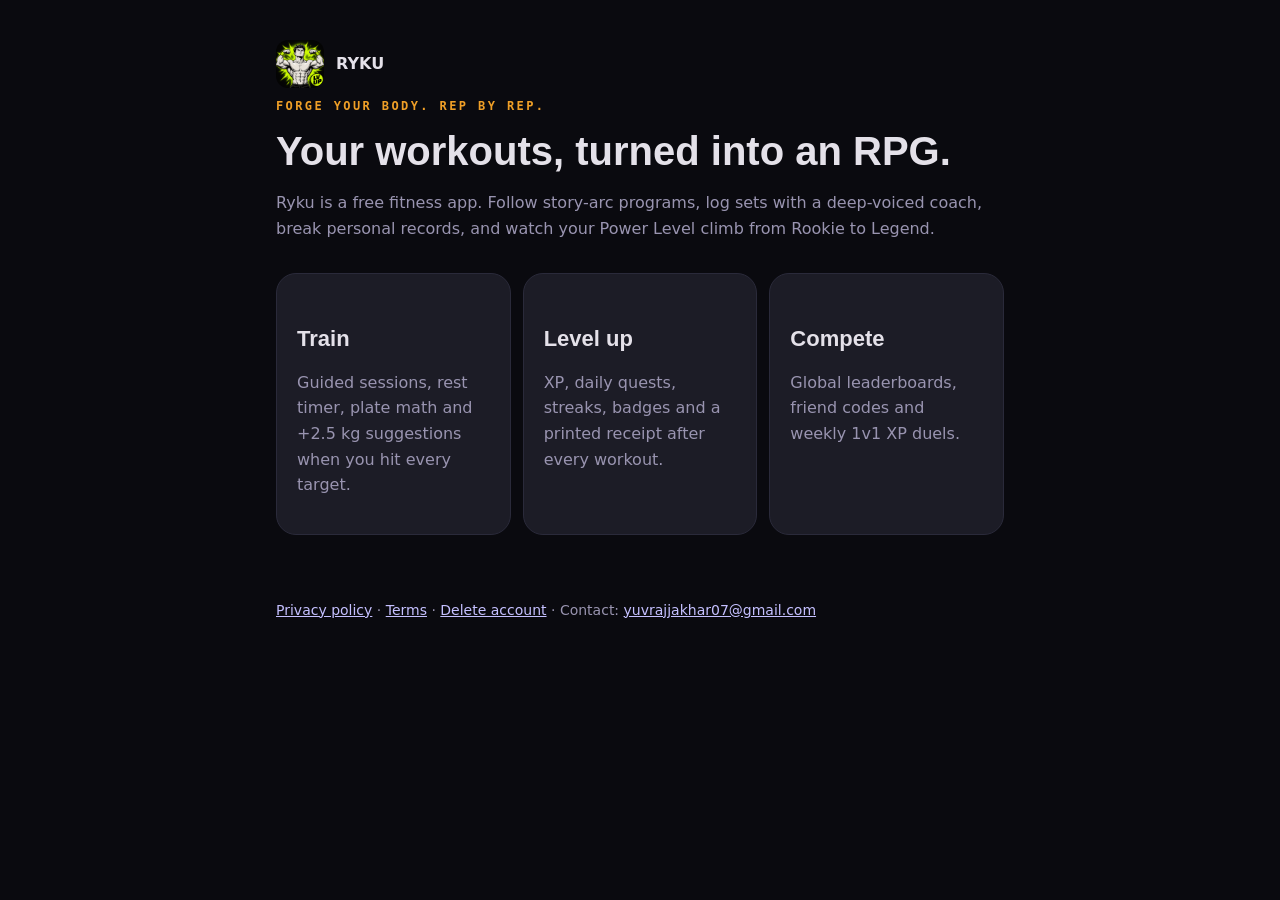
<file: index.html>
<!doctype html><html lang="en"><head><meta charset="utf-8"><meta name="viewport" content="width=device-width,initial-scale=1">
<title>Ryku</title><meta name="description" content="Ryku is a fitness RPG: every rep earns XP, workouts print a receipt and your Power Level climbs from Rookie to Legend.">
<link rel="icon" href="icon.png"><link rel="stylesheet" href="style.css"></head><body><main>
<header><img src="icon.png" alt="Ryku icon"><strong>RYKU</strong></header>
<p class="tag">FORGE YOUR BODY. REP BY REP.</p>
<h1>Your workouts, turned into an RPG.</h1>
<p class="muted">Ryku is a free fitness app. Follow story-arc programs, log sets with a deep-voiced coach, break personal records, and watch your Power Level climb from Rookie to Legend.</p>
<div class="grid">
<div class="card"><h2>Train</h2><p class="muted">Guided sessions, rest timer, plate math and +2.5&nbsp;kg suggestions when you hit every target.</p></div>
<div class="card"><h2>Level up</h2><p class="muted">XP, daily quests, streaks, badges and a printed receipt after every workout.</p></div>
<div class="card"><h2>Compete</h2><p class="muted">Global leaderboards, friend codes and weekly 1v1 XP duels.</p></div>
</div>
<footer><a href="privacy.html">Privacy policy</a> · <a href="terms.html">Terms</a> · <a href="delete.html">Delete account</a> · Contact: <a href="mailto:yuvrajjakhar07@gmail.com">yuvrajjakhar07@gmail.com</a></footer>
</main></body></html>
</file>
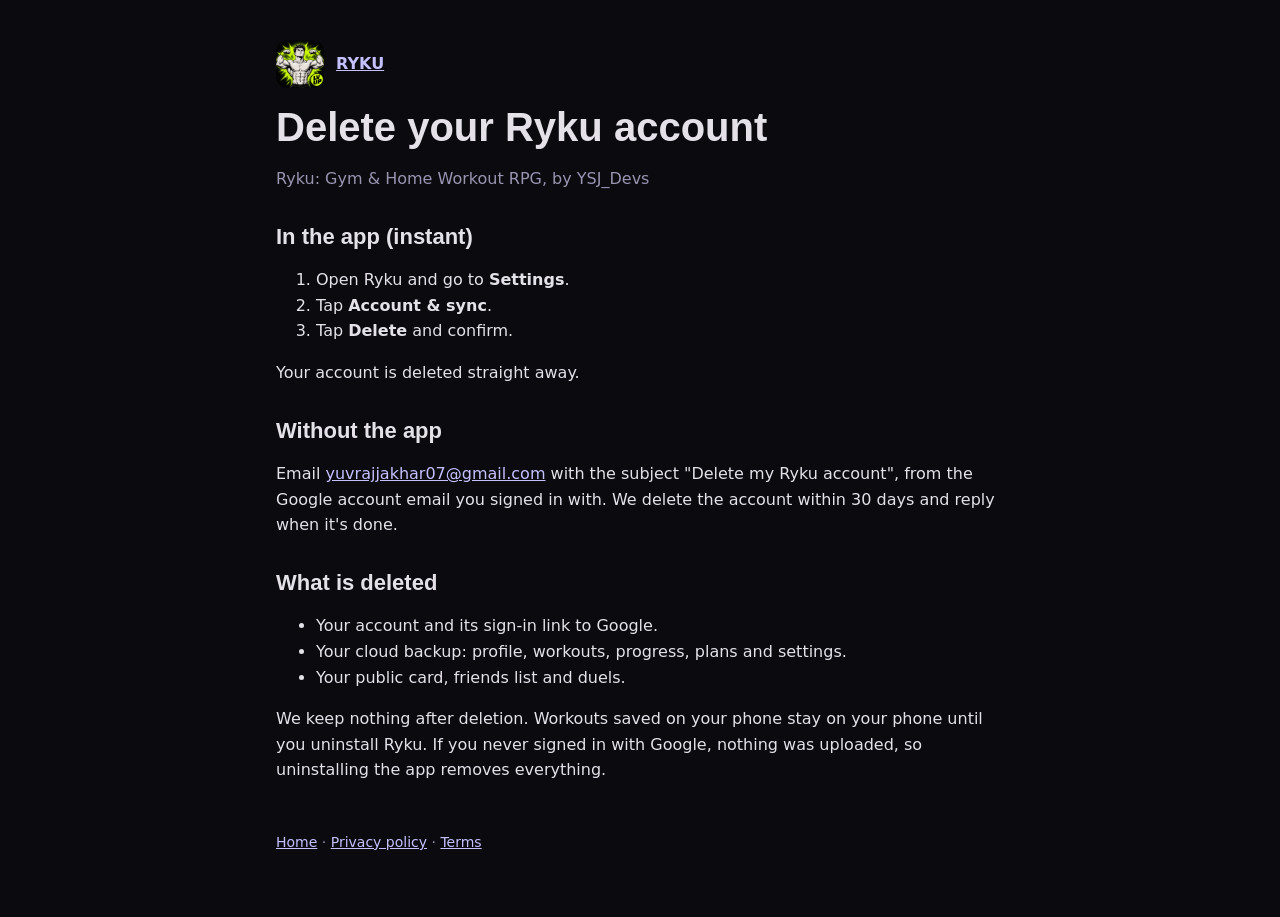
<file: delete.html>
<!doctype html><html lang="en"><head><meta charset="utf-8"><meta name="viewport" content="width=device-width,initial-scale=1">
<title>Delete your Ryku account</title><link rel="icon" href="icon.png"><link rel="stylesheet" href="style.css"></head><body><main>
<header><img src="icon.png" alt="Ryku icon"><a href="./"><strong>RYKU</strong></a></header>
<h1>Delete your Ryku account</h1><p class="muted">Ryku: Gym &amp; Home Workout RPG, by YSJ_Devs</p>
<h2>In the app (instant)</h2>
<ol>
<li>Open Ryku and go to <b>Settings</b>.</li>
<li>Tap <b>Account &amp; sync</b>.</li>
<li>Tap <b>Delete</b> and confirm.</li>
</ol>
<p>Your account is deleted straight away.</p>
<h2>Without the app</h2>
<p>Email <a href="mailto:yuvrajjakhar07@gmail.com?subject=Delete%20my%20Ryku%20account">yuvrajjakhar07@gmail.com</a> with the subject "Delete my Ryku account", from the Google account email you signed in with. We delete the account within 30 days and reply when it's done.</p>
<h2>What is deleted</h2>
<ul>
<li>Your account and its sign-in link to Google.</li>
<li>Your cloud backup: profile, workouts, progress, plans and settings.</li>
<li>Your public card, friends list and duels.</li>
</ul>
<p>We keep nothing after deletion. Workouts saved on your phone stay on your phone until you uninstall Ryku. If you never signed in with Google, nothing was uploaded, so uninstalling the app removes everything.</p>
<footer><a href="./">Home</a> · <a href="privacy.html">Privacy policy</a> · <a href="terms.html">Terms</a></footer>
</main></body></html>
</file>
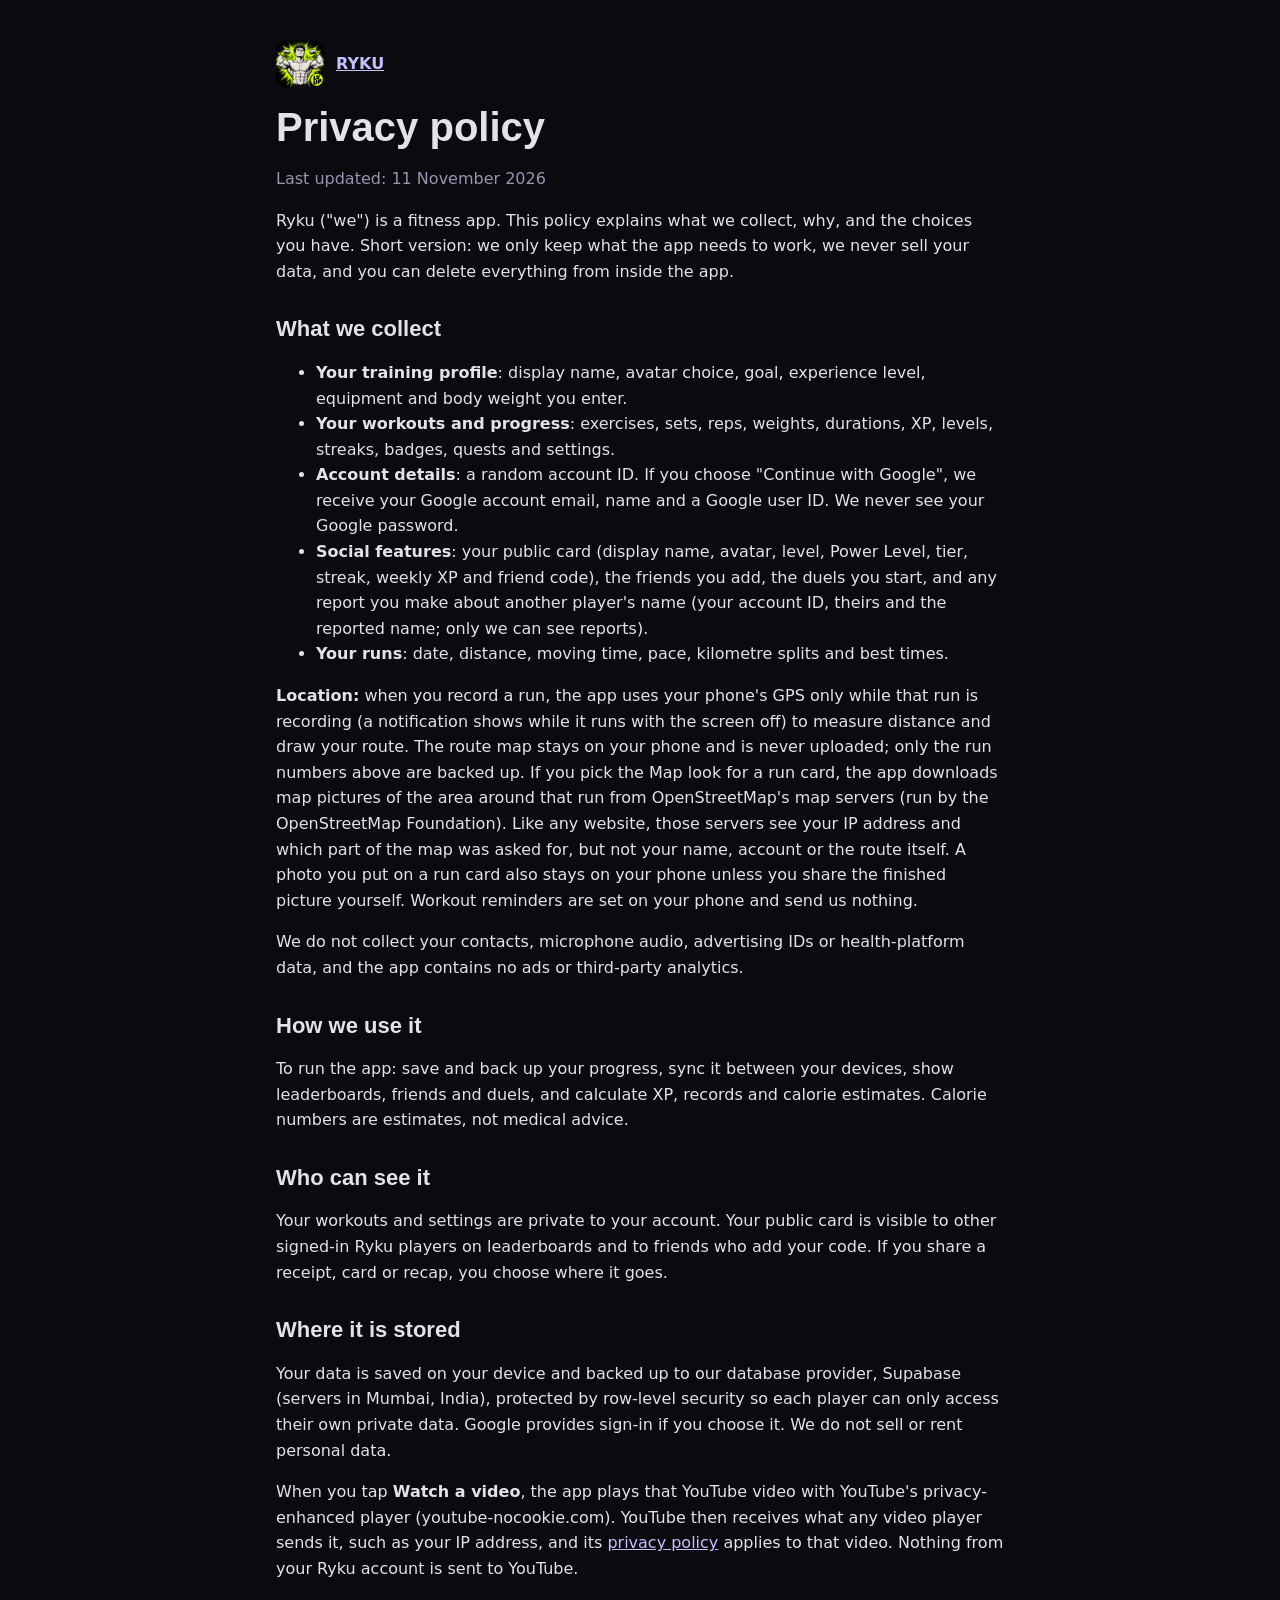
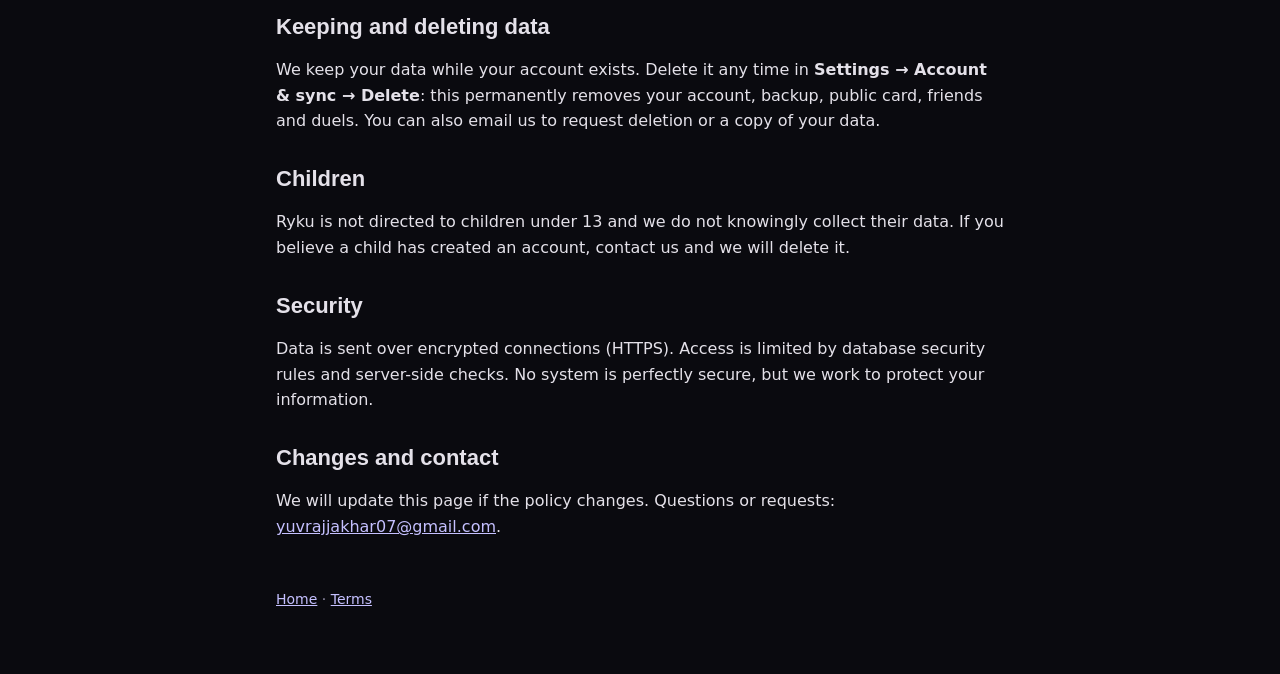
<file: privacy.html>
<!doctype html><html lang="en"><head><meta charset="utf-8"><meta name="viewport" content="width=device-width,initial-scale=1">
<title>Ryku Privacy Policy</title><link rel="icon" href="icon.png"><link rel="stylesheet" href="style.css"></head><body><main>
<header><img src="icon.png" alt="Ryku icon"><a href="./"><strong>RYKU</strong></a></header>
<h1>Privacy policy</h1><p class="muted">Last updated: 11 November 2026</p>
<p>Ryku ("we") is a fitness app. This policy explains what we collect, why, and the choices you have. Short version: we only keep what the app needs to work, we never sell your data, and you can delete everything from inside the app.</p>
<h2>What we collect</h2>
<ul>
<li><b>Your training profile</b>: display name, avatar choice, goal, experience level, equipment and body weight you enter.</li>
<li><b>Your workouts and progress</b>: exercises, sets, reps, weights, durations, XP, levels, streaks, badges, quests and settings.</li>
<li><b>Account details</b>: a random account ID. If you choose "Continue with Google", we receive your Google account email, name and a Google user ID. We never see your Google password.</li>
<li><b>Social features</b>: your public card (display name, avatar, level, Power Level, tier, streak, weekly XP and friend code), the friends you add, the duels you start, and any report you make about another player's name (your account ID, theirs and the reported name; only we can see reports).</li>
<li><b>Your runs</b>: date, distance, moving time, pace, kilometre splits and best times.</li>
</ul>
<p><b>Location:</b> when you record a run, the app uses your phone's GPS only while that run is recording (a notification shows while it runs with the screen off) to measure distance and draw your route. The route map stays on your phone and is never uploaded; only the run numbers above are backed up. If you pick the Map look for a run card, the app downloads map pictures of the area around that run from OpenStreetMap's map servers (run by the OpenStreetMap Foundation). Like any website, those servers see your IP address and which part of the map was asked for, but not your name, account or the route itself. A photo you put on a run card also stays on your phone unless you share the finished picture yourself. Workout reminders are set on your phone and send us nothing.</p>
<p>We do not collect your contacts, microphone audio, advertising IDs or health-platform data, and the app contains no ads or third-party analytics.</p>
<h2>How we use it</h2>
<p>To run the app: save and back up your progress, sync it between your devices, show leaderboards, friends and duels, and calculate XP, records and calorie estimates. Calorie numbers are estimates, not medical advice.</p>
<h2>Who can see it</h2>
<p>Your workouts and settings are private to your account. Your public card is visible to other signed-in Ryku players on leaderboards and to friends who add your code. If you share a receipt, card or recap, you choose where it goes.</p>
<h2>Where it is stored</h2>
<p>Your data is saved on your device and backed up to our database provider, Supabase (servers in Mumbai, India), protected by row-level security so each player can only access their own private data. Google provides sign-in if you choose it. We do not sell or rent personal data.</p>
<p>When you tap <b>Watch a video</b>, the app plays that YouTube video with YouTube's privacy-enhanced player (youtube-nocookie.com). YouTube then receives what any video player sends it, such as your IP address, and its <a href="https://policies.google.com/privacy">privacy policy</a> applies to that video. Nothing from your Ryku account is sent to YouTube.</p>
<h2>Keeping and deleting data</h2>
<p>We keep your data while your account exists. Delete it any time in <b>Settings → Account &amp; sync → Delete</b>: this permanently removes your account, backup, public card, friends and duels. You can also email us to request deletion or a copy of your data.</p>
<h2>Children</h2>
<p>Ryku is not directed to children under 13 and we do not knowingly collect their data. If you believe a child has created an account, contact us and we will delete it.</p>
<h2>Security</h2>
<p>Data is sent over encrypted connections (HTTPS). Access is limited by database security rules and server-side checks. No system is perfectly secure, but we work to protect your information.</p>
<h2>Changes and contact</h2>
<p>We will update this page if the policy changes. Questions or requests: <a href="mailto:yuvrajjakhar07@gmail.com">yuvrajjakhar07@gmail.com</a>.</p>
<footer><a href="./">Home</a> · <a href="terms.html">Terms</a></footer>
</main></body></html>
</file>
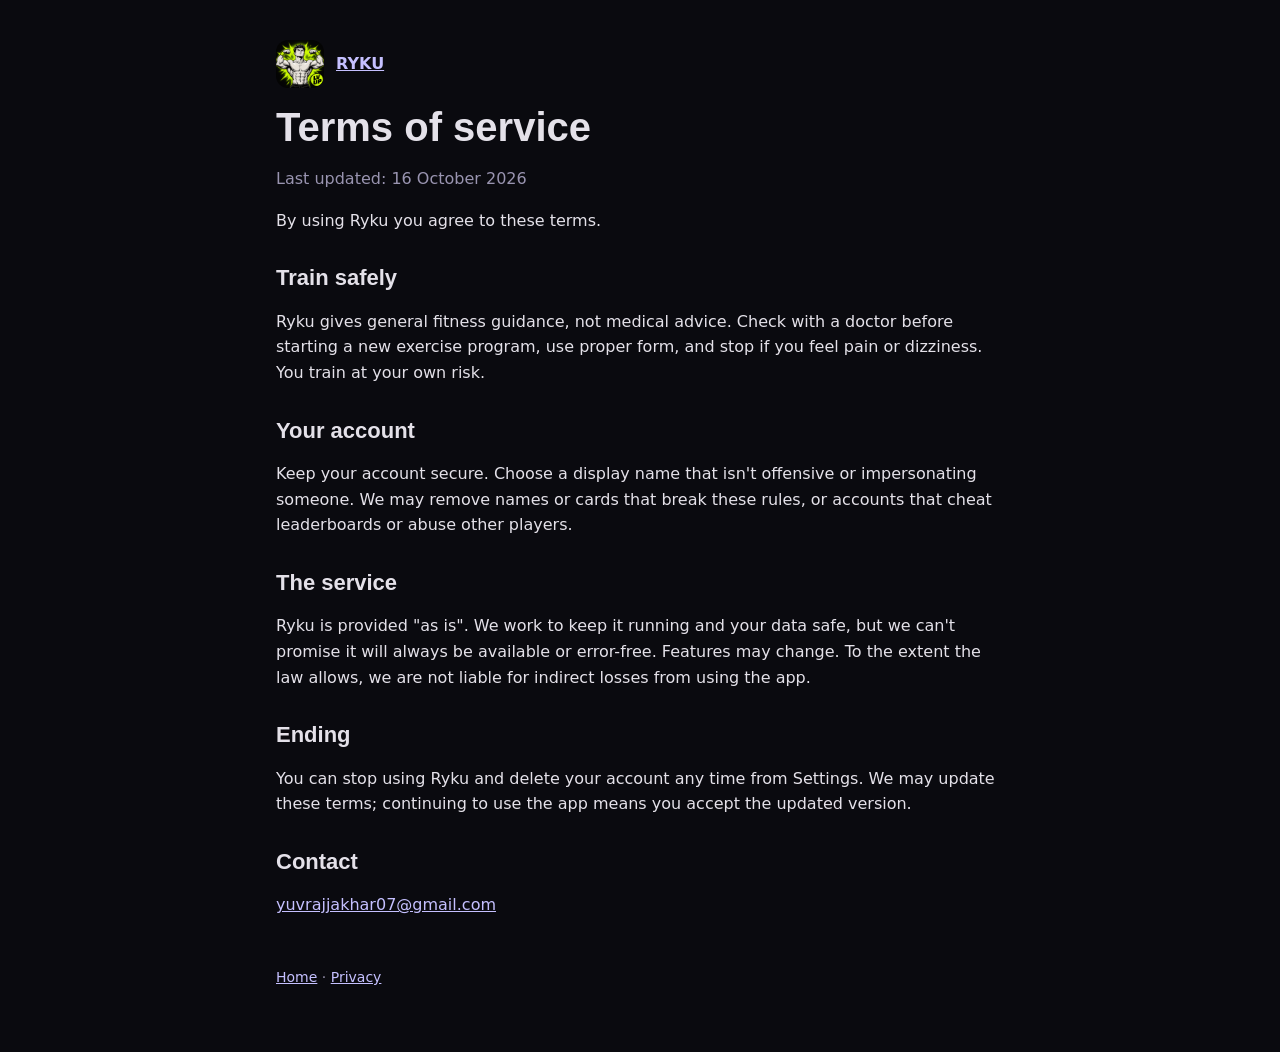
<file: terms.html>
<!doctype html><html lang="en"><head><meta charset="utf-8"><meta name="viewport" content="width=device-width,initial-scale=1">
<title>Ryku Terms of Service</title><link rel="icon" href="icon.png"><link rel="stylesheet" href="style.css"></head><body><main>
<header><img src="icon.png" alt="Ryku icon"><a href="./"><strong>RYKU</strong></a></header>
<h1>Terms of service</h1><p class="muted">Last updated: 16 October 2026</p>
<p>By using Ryku you agree to these terms.</p>
<h2>Train safely</h2><p>Ryku gives general fitness guidance, not medical advice. Check with a doctor before starting a new exercise program, use proper form, and stop if you feel pain or dizziness. You train at your own risk.</p>
<h2>Your account</h2><p>Keep your account secure. Choose a display name that isn't offensive or impersonating someone. We may remove names or cards that break these rules, or accounts that cheat leaderboards or abuse other players.</p>
<h2>The service</h2><p>Ryku is provided "as is". We work to keep it running and your data safe, but we can't promise it will always be available or error-free. Features may change. To the extent the law allows, we are not liable for indirect losses from using the app.</p>
<h2>Ending</h2><p>You can stop using Ryku and delete your account any time from Settings. We may update these terms; continuing to use the app means you accept the updated version.</p>
<h2>Contact</h2><p><a href="mailto:yuvrajjakhar07@gmail.com">yuvrajjakhar07@gmail.com</a></p>
<footer><a href="./">Home</a> · <a href="privacy.html">Privacy</a></footer>
</main></body></html>
</file>
<file: style.css>
:root{--bg:#0a0a0f;--card:#1c1c26;--line:#2a2a3a;--text:#e4e1e9;--muted:#9994b0;--lav:#c5c0ff;--amber:#ef9f27}
*{box-sizing:border-box}body{margin:0;background:var(--bg);color:var(--text);font:16px/1.6 Inter,system-ui,-apple-system,Segoe UI,Roboto,sans-serif}
main{max-width:760px;margin:0 auto;padding:40px 16px 64px}a{color:var(--lav)}h1,h2{font-family:"Space Grotesk",Inter,sans-serif;line-height:1.15}
h1{font-size:40px;margin:16px 0 8px}h2{font-size:22px;margin-top:32px}.muted{color:var(--muted)}.tag{font:600 12px/1 ui-monospace,Menlo,monospace;letter-spacing:.2em;color:var(--amber)}
.card{background:var(--card);border:1px solid var(--line);border-radius:20px;padding:20px;margin:16px 0}.grid{display:grid;gap:12px;grid-template-columns:repeat(auto-fit,minmax(200px,1fr))}
header{display:flex;align-items:center;gap:12px}header img{width:48px;height:48px;border-radius:12px}footer{margin-top:48px;font-size:14px;color:var(--muted)}
</file>
